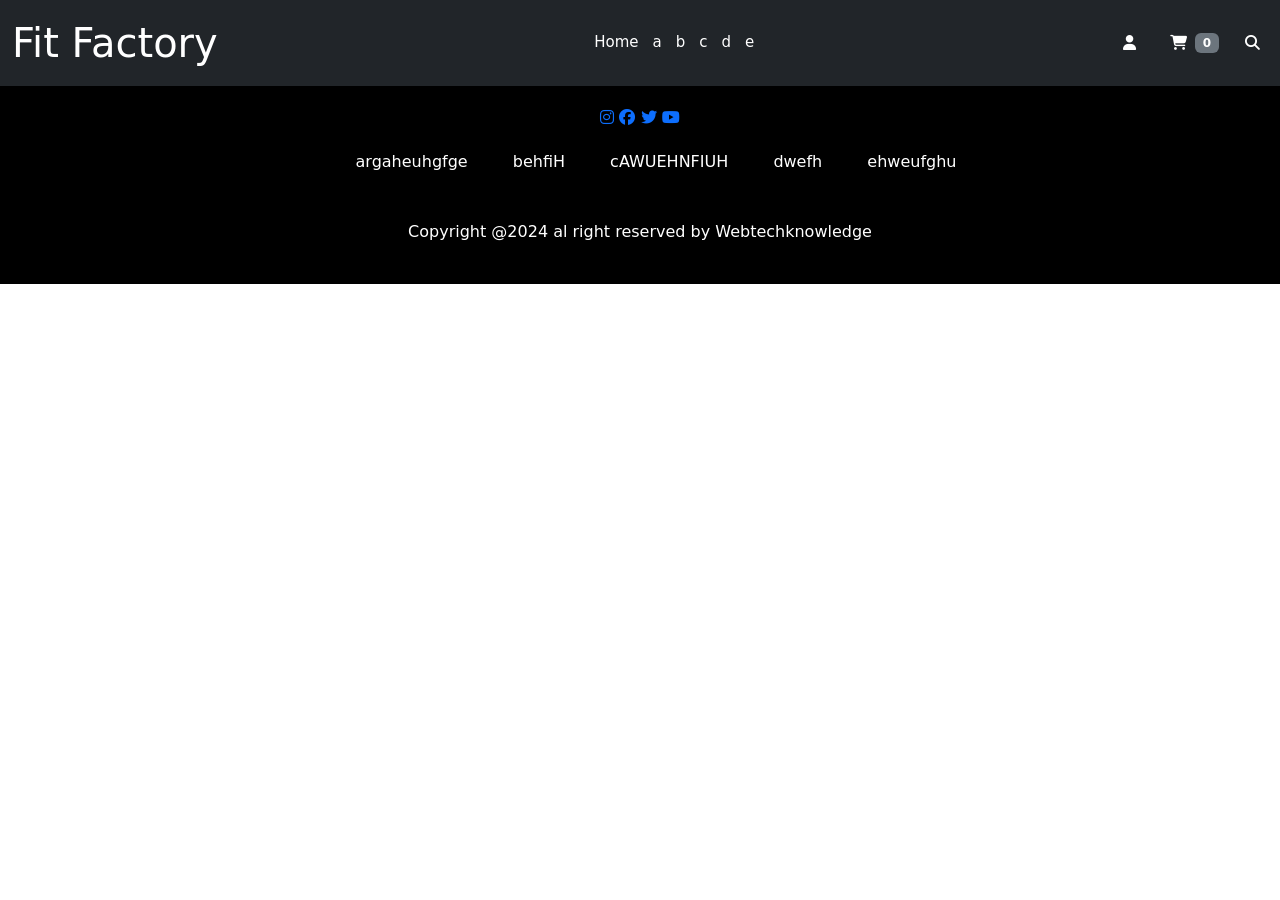
<file: Fit_Factory_mini/addtocart.html>
<!DOCTYPE html>
<html lang="en">
<head>
    <meta charset="UTF-8">
    <meta http-equiv="X-UA-Compatible" content="IE=edge">
    <meta name="viewport" content="width=device-width, initial-scale=1.0">
    <link href="https://cdn.jsdelivr.net/npm/bootstrap@5.0.2/dist/css/bootstrap.min.css" rel="stylesheet" integrity="sha384-EVSTQN3/azprG1Anm3QDgpJLIm9Nao0Yz1ztcQTwFspd3yD65VohhpuuCOmLASjC" crossorigin="anonymous">
    <link rel="stylesheet" href="https://cdnjs.cloudflare.com/ajax/libs/font-awesome/6.5.1/css/all.min.css" integrity="sha512-DTOQO9RWCH3ppGqcWaEA1BIZOC6xxalwEsw9c2QQeAIftl+Vegovlnee1c9QX4TctnWMn13TZye+giMm8e2LwA==" crossorigin="anonymous" referrerpolicy="no-referrer" />
    <link href="https://unpkg.com/aos@2.3.1/dist/aos.css" rel="stylesheet">
    <link rel="stylesheet" href="front-page.css">
    <title>Fit Factory</title>
</head>
<body>
    <nav class="navbar navbar-expand-lg bg-dark">
        <div class="container-fluid dark" >
          <a class="navbar-brand text-white fs-1" href="#">Fit Factory</a>
          <button class="navbar-toggler" type="button" data-bs-toggle="collapse" data-bs-target="#navbarSupportedContent" aria-controls="navbarSupportedContent" aria-expanded="false" aria-label="Toggle navigation">
            <span class="navbar-toggler-icon my-toggler"></span>
          </button>
          <div class="collapse navbar-collapse" id="navbarSupportedContent">
            <ul class="navbar-nav mx-auto">
              <li class="nav-item">
                <a class="nav-link text-white"  href="#">Home</a>
              </li>
              <li class="nav-item">
                <a class="nav-link text-white" href="#">a</a>
              </li>
              <li class="nav-item">
                <a class="nav-link text-white" href="#">b</a>
              </li>
              <li class="nav-item">
                <a class="nav-link text-white" href="#">c</a>
              </li>
              <li class="nav-item">
                <a class="nav-link text-white" href="#">d</a>
              </li>
              <li class="nav-item">
                <a class="nav-link text-white" href="#">e</a>
              </li>
            </ul>
            <!-- <form class="d-flex">
              <input class="form-control me-2 border border-dark p-2 my-lg-0 my-2" type="search" placeholder="Search..." aria-label="Search">
              <button class="btn btn-outline-light p-2 my-lg-0 my-2" type="submit">Search</button>
            </form> -->
            <div class="header-icons">
              <a class="login text-white p-2" href="#"><i class="fa-solid fa-user"></i></a>
              <button type="button" class="btn">
                <a class="shopping-cart text-white p-2" href="#"><i class="fas fa-shopping-cart"></i></a><span class="badge bg-secondary">0</span>
              </button>
              <a class="mobile-hide search-bar-icon text-white p-2" href="#"><i class="fas fa-search"></i></a>
            </div>
          </div>
        </div>
      </nav>
    <div class="container-fluid">
        
      </div>
      <section class="footer">
        <div class="social">
          <a href=""><i class="fa-brands fa-instagram"></i></a>
          <a href=""><i class="fa-brands fa-facebook"></i></a>
          <a href=""><i class="fa-brands fa-twitter"></i></a>
          <a href=""><i class="fa-brands fa-youtube"></i></a>
        </div>
        <ul>
          <li><a href="">argaheuhgfge</a></li>
          <li><a href="">behfiH</a></li>
          <li><a href="">cAWUEHNFIUH</a></li>
          <li><a href="">dwefh</a></li>
          <li><a href="">ehweufghu</a></li>
        </ul>
        <p class="copy-right">Copyright @2024 al right reserved by Webtechknowledge</p>
      </section>
      <script src="https://unpkg.com/aos@2.3.1/dist/aos.js"></script>
        <script>
          AOS.init();
        </script>
    <script src="https://cdn.jsdelivr.net/npm/bootstrap@5.0.2/dist/js/bootstrap.bundle.min.js" integrity="sha384-MrcW6ZMFYlzcLA8Nl+NtUVF0sA7MsXsP1UyJoMp4YLEuNSfAP+JcXn/tWtIaxVXM" crossorigin="anonymous"></script>
</body>
</html>
</file>
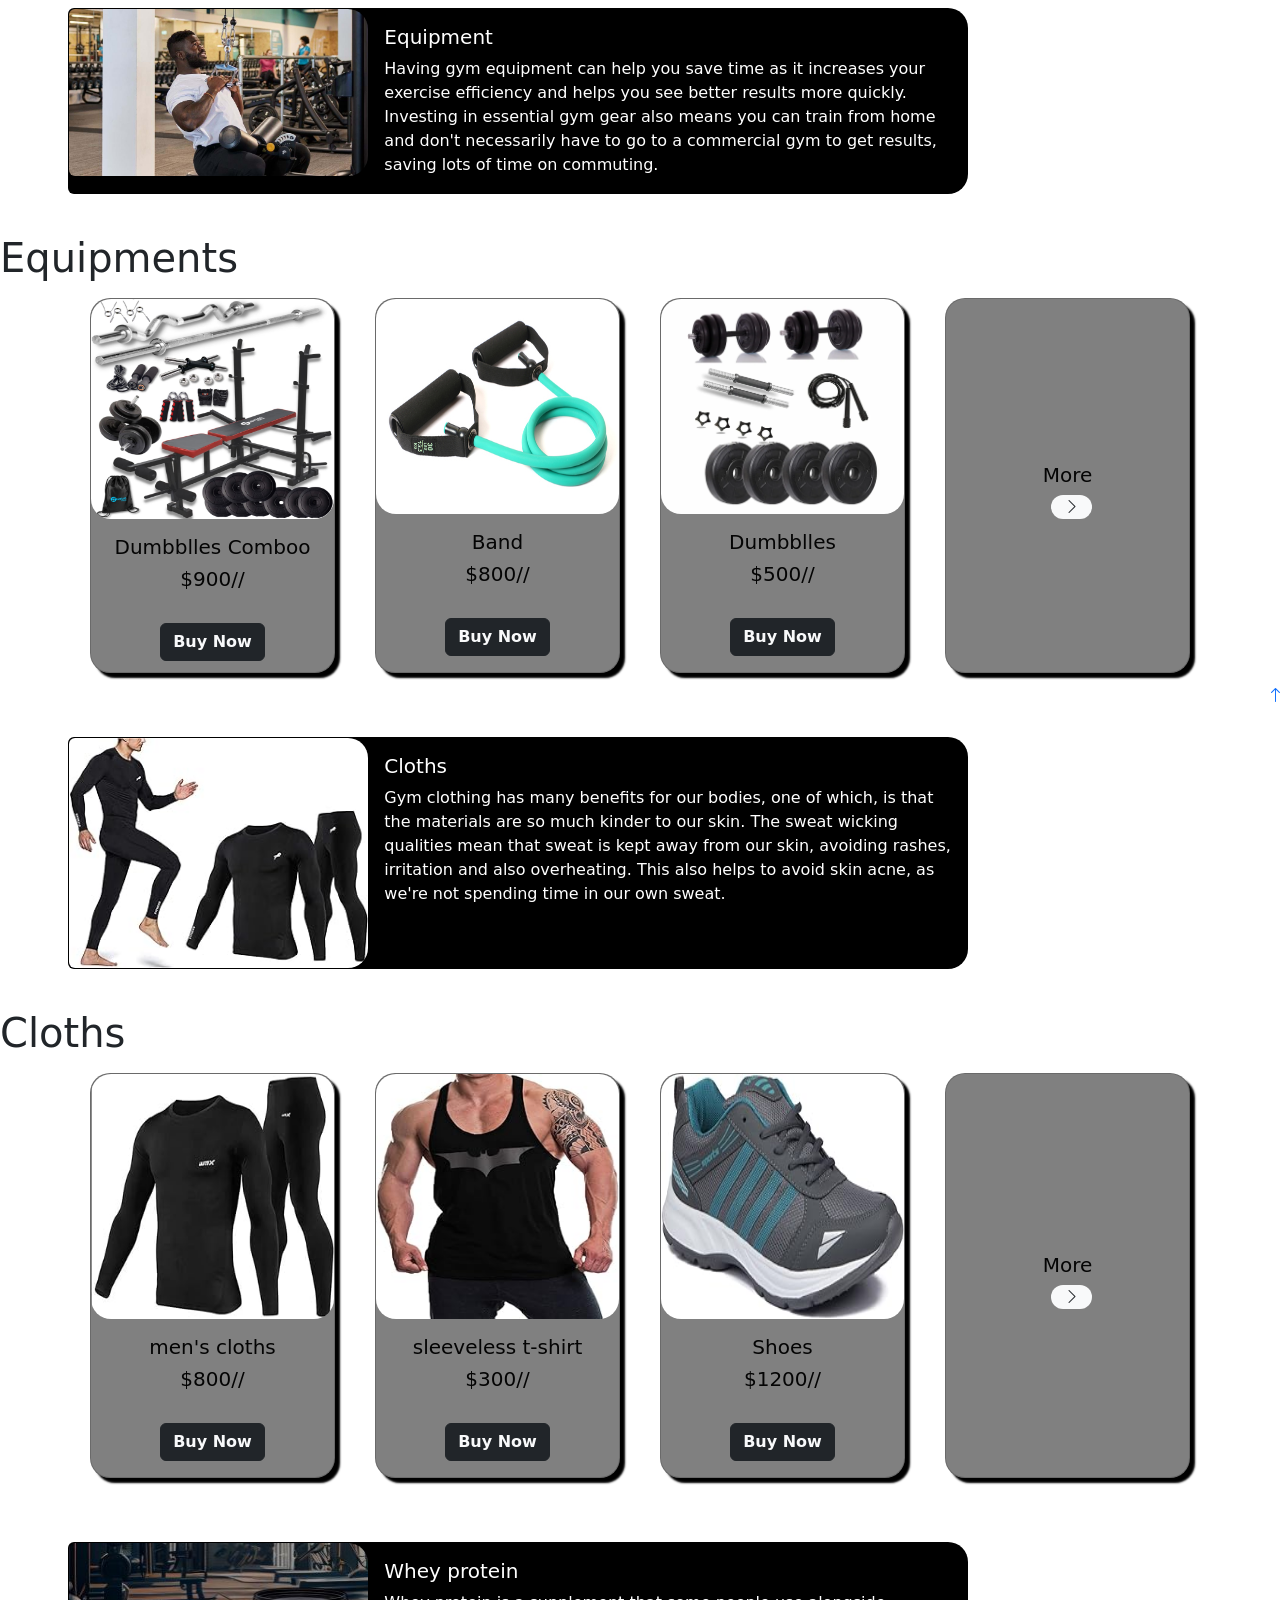
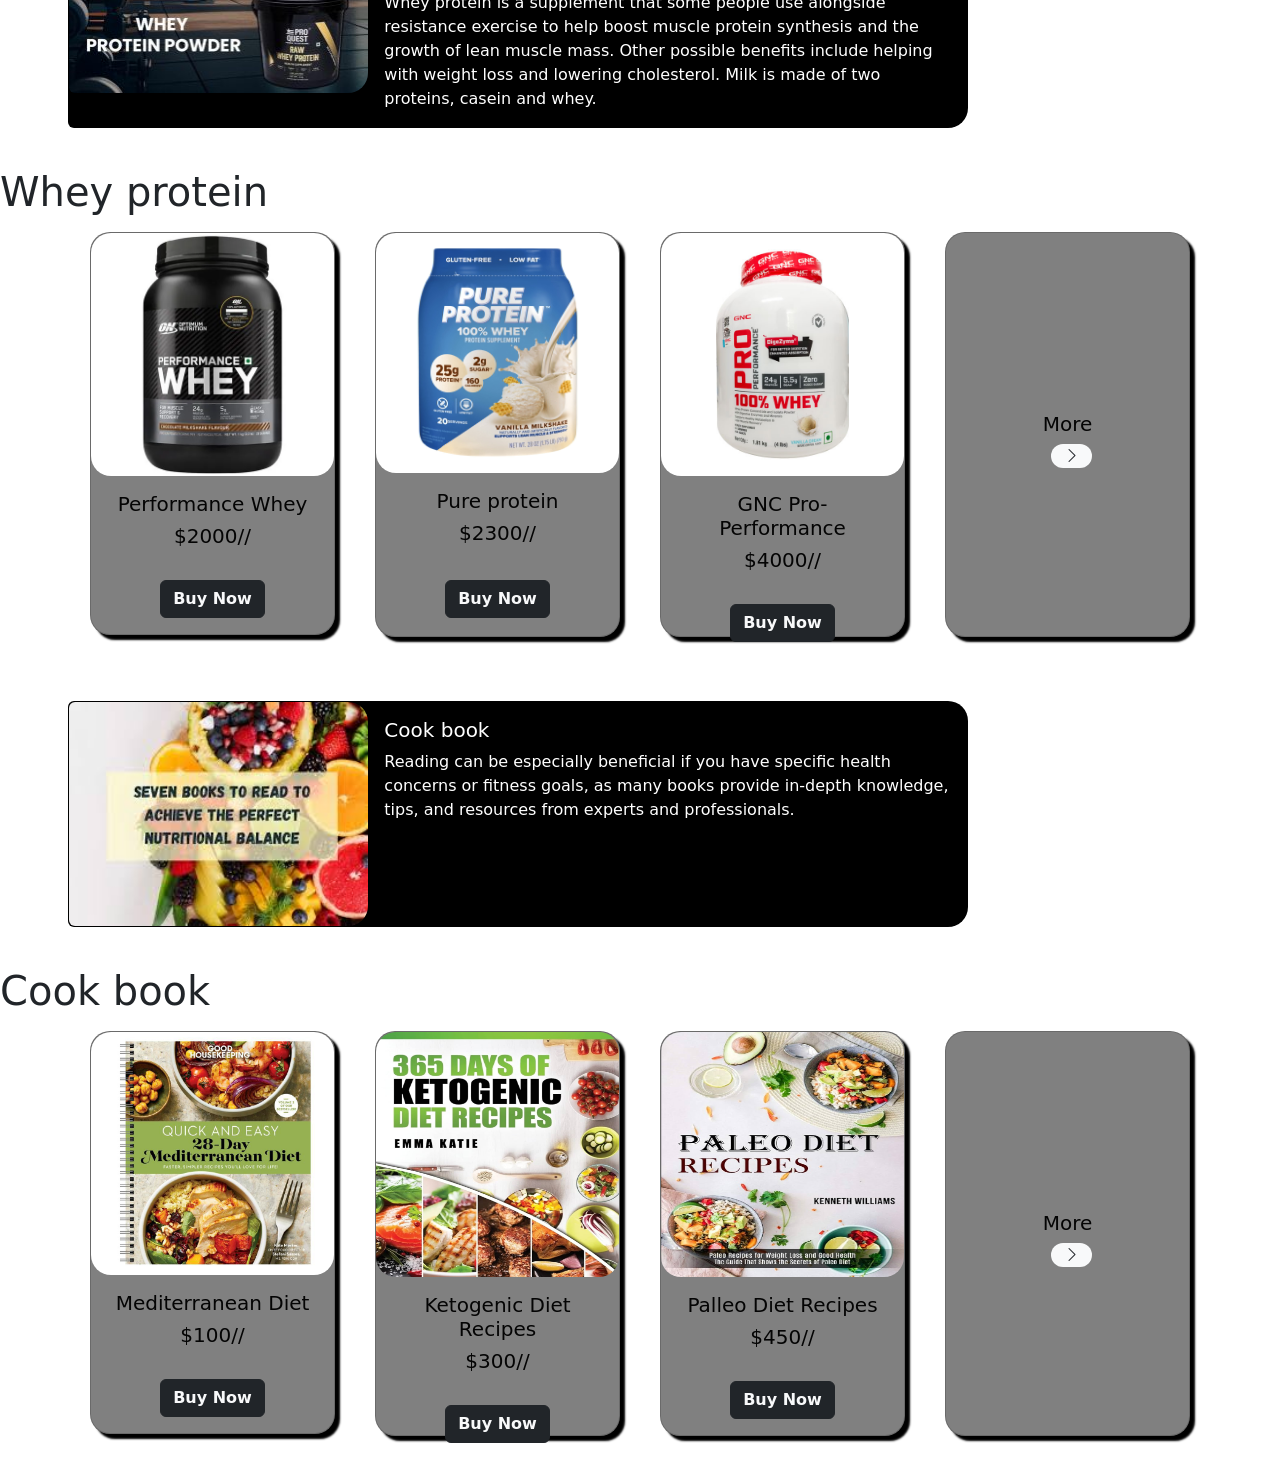
<file: Fit_Factory_mini/demo.html>
<!DOCTYPE html>
<html lang="en">
<head>
    <meta charset="UTF-8">
    <meta http-equiv="X-UA-Compatible" content="IE=edge">
    <meta name="viewport" content="width=device-width, initial-scale=1.0">
    <link href="https://cdn.jsdelivr.net/npm/bootstrap@5.0.2/dist/css/bootstrap.min.css" rel="stylesheet" integrity="sha384-EVSTQN3/azprG1Anm3QDgpJLIm9Nao0Yz1ztcQTwFspd3yD65VohhpuuCOmLASjC" crossorigin="anonymous">
    <link rel="stylesheet" href="https://cdnjs.cloudflare.com/ajax/libs/font-awesome/6.5.1/css/all.min.css" integrity="sha512-DTOQO9RWCH3ppGqcWaEA1BIZOC6xxalwEsw9c2QQeAIftl+Vegovlnee1c9QX4TctnWMn13TZye+giMm8e2LwA==" crossorigin="anonymous" referrerpolicy="no-referrer" />
    <link href="https://unpkg.com/aos@2.3.1/dist/aos.css" rel="stylesheet">
    <link rel="stylesheet" href="https://cdn.jsdelivr.net/npm/bootstrap-icons@1.11.3/font/bootstrap-icons.min.css">
    <title>Document</title>
    <link rel="stylesheet" href="front-page.css">
</head>
<style>
    html{
      scroll-behavior: smooth;
    }
    #manibar
    {
      position: absolute;
      top: 76%;
      left: 99%;
      position: fixed;
    }
    .container .col .card
    {
      background-color: gray;
      color: white;
    }
    .container .col .card:hover
    {
      transform: scale(1.1);
    }
</style>
<body>
  <a href="#" id="manibar"><span id="bar"><i class="bi bi-arrow-up"></i></span></a>
    <!-- <div id="scrollbar">
      <span id="scrollbar-1"><i class="bi bi-arrow-up"></i></span>
    </div> -->
    <div class="container-fluid">
  <div class="d-flex flex-row bd-highlight mb-3 row-cols-1">
    <div class="p-2 bd-highlight">
      <div class="card mb-3  ms-5" style="max-width: 900px; background-color: black; border-top-right-radius: 20px; border-bottom-right-radius: 20px;">
      <div class="row g-0">
        <div class="col-md-4">
          <img src="./gym-workout-plans-for-cutting.jpg" style="border-radius: 20px;"  class="img-fluid rounded-start" alt="...">
        </div>
        <div class="col-md-8">
          <div class="card-body text-white">
            <h5 class="card-title">Equipment</h5>
            <p class="card-text">Having gym equipment can help you save time as it increases your exercise efficiency and helps you see better results more quickly. Investing in essential gym gear also means you can train from home and don't necessarily have to go to a commercial gym to get results, saving lots of time on commuting.</p>
            <!-- <p class="card-text"><small class="text-muted">Last updated 3 mins ago</small></p> -->
          </div>
        </div>
      </div>
    </div>
  </div>
    <!-- <div class="p-2 bd-highlight">Flex item 2</div> -->
    <!-- <div class="p-2 bd-highlight">Flex item 3</div> -->
  </div>
</div>
<h1>Equipments</h1>
  <div class="container">
    <div class="row row-cols-2 row-cols-sm-3 row-cols-md-4">
      <div class="col">
        <div class="p-2 bd-highlight">
        <div class="card" style="height: 375px;">
          <img src="./workout-img/8IN1-COMBOO-1.jpg" style="height: 220px;" class="card-img-top" alt="...">
          <div class="card-body text-center">
            <h5 class="card-title">Dumbblles Comboo</h5>
            <h5 class="card-text">$900//</h5>
          </div>
          <div class="card-body text-center">
            <button type="button" class="btn btn-dark"><a href="#" class="card-link text-decoration-none text-light"><b>Buy Now</b></a></button>
          </div>
        </div>
      </div>
    </div>
      <div class="col">
        <div class="p-2 bd-highlight">
          <div class="card" style="height: 375px;">
            <img src="./workout-img/band.jpg" style="height: 375px;" class="card-img-top" alt="...">
            <div class="card-body text-center">
              <h5 class="card-title">Band</h5>
              <h5 class="card-text">$800//</h5>
            </div>
            <div class="card-body text-center">
              <button type="button" class="btn btn-dark"><a href="#" class="card-link text-decoration-none text-light"><b>Buy Now</b></a></button>
            </div>
          </div>
      </div></div>
      <div class="col"><div class="p-2 bd-highlight">
        <div class="card" style="height: 375px;">
          <img src="./workout-img/dumbbelles.webp" style="height: 375px;" class="card-img-top" alt="...">
          <div class="card-body text-center">
            <h5 class="card-title">Dumbblles</h5>
            <h5 class="card-text">$500//</h5>
          </div>
          <div class="card-body text-center">
            <button type="button" class="btn btn-dark"><a href="#" class="card-link text-decoration-none text-light"><b>Buy Now</b></a></button>
          </div>
        </div>
      </div></div>
      <div class="col"><div class="p-2 bd-highlight">
        <div class="card" style="height: 375px;">
          <!-- <img src="" class="card-img-top" alt="..."> -->
          <div class="card-body d-grid justify-content-center align-content-center" style="margin-top: 10px;">
            <h5 class="card-title">More</h5>
            <a href="#" class="ms-2 bg-light text-dark text-center rounded-pill"><i class="bi bi-chevron-right"></i></a>
            <!-- <p class="card-text">Some quick example text to build on the card title and make up the bulk of the card's content.</p> -->
          </div>
          <!-- <div class="card-body">
            <a href="#" class="card-link text-decoration-none text-dark">Card link</a>
            <a href="#" class="card-link text-decoration-none text-dark">Another link</a>
          </div> -->
        </div>
      </div>
    </div>
    </div>
  </div>
  <div class="container-fluid">
    <div class="d-flex flex-row bd-highlight mb-3 row-cols-1">
      <div class="p-2 bd-highlight">
        <div class="card mb-3 mt-5 ms-5" style="max-width: 900px; background-color: black; border-top-right-radius: 20px; border-bottom-right-radius: 20px;">
        <div class="row g-0">
          <div class="col-md-4">
            <img src="./cloths/back-img.jpg" style="border-radius: 20px; width: 400px;"  class="img-fluid rounded-start" alt="...">
          </div>
          <div class="col-md-8">
            <div class="card-body text-white">
              <h5 class="card-title">Cloths</h5>
              <p class="card-text">Gym clothing has many benefits for our bodies, one of which, is that the materials are so much kinder to our skin. The sweat wicking qualities mean that sweat is kept away from our skin, avoiding rashes, irritation and also overheating. This also helps to avoid skin acne, as we're not spending time in our own sweat.</p>
            </div>
          </div>
        </div>
      </div>
    </div>
      <!-- <div class="p-2 bd-highlight">Flex item 2</div> -->
      <!-- <div class="p-2 bd-highlight">Flex item 3</div> -->
    </div>
  </div>
  <h1>Cloths</h1>
  <div class="container">
    <div class="row row-cols-2 row-cols-sm-3 row-cols-md-4">
      <div class="col">
        <div class="p-2 bd-highlight">
        <div class="card">
          <img src="./cloths/2.jpg" style="height: 245px;" class="card-img-top" alt="...">
          <div class="card-body text-center">
            <h5 class="card-title">men's cloths</h5>
            <h5 class="card-text">$800//</h5>
                    </div>
          <div class="card-body text-center">
            <button type="button" class="btn btn-dark"><a href="#" class="card-link text-decoration-none text-light"><b>Buy Now</b></a></button>
          </div>
        </div>
      </div>
    </div>
      <div class="col">
        <div class="p-2 bd-highlight">
          <div class="card" style="height: 405px;">
            <img src="./cloths/5.jpg" style="height:245px;" class="card-img-top" alt="...">
            <div class="card-body text-center">
              <h5 class="card-title">sleeveless t-shirt</h5>
              <h5 class="card-text">$300//</h5>
            </div>
            <div class="card-body text-center">
              <button type="button" class="btn btn-dark"><a href="#" class="card-link text-decoration-none text-light"><b>Buy Now</b></a></button>
            </div>
          </div>
      </div></div>
      <div class="col"><div class="p-2 bd-highlight">
        <div class="card" style="height: 405px;">
          <img src="./cloths/6.jpg" style="height:245px;" class="card-img-top" alt="...">
          <div class="card-body text-center">
            <h5 class="card-title">Shoes</h5>
            <h5 class="card-text">$1200//</h5>
          </div>
          <div class="card-body text-center">
            <button type="button" class="btn btn-dark"><a href="#" class="card-link text-decoration-none text-light"><b>Buy Now</b></a></button>
          </div>
        </div>
      </div></div>
      <div class="col"><div class="p-2 bd-highlight">
        <div class="card" style="height: 405px;">
          <!-- <img src="" class="card-img-top" alt="..."> -->
          <div class="card-body d-grid justify-content-center align-content-center" style="margin-top: 10px;">
            <h5 class="card-title">More</h5>
            <a href="#" class="ms-2 bg-light text-dark text-center rounded-pill"><i class="bi bi-chevron-right"></i></a>
            <!-- <p class="card-text">Some quick example text to build on the card title and make up the bulk of the card's content.</p> -->
          </div>
          <!-- <div class="card-body">
            <a href="#" class="card-link text-decoration-none text-dark">Card link</a>
            <a href="#" class="card-link text-decoration-none text-dark">Another link</a>
          </div> -->
        </div>
      </div>
    </div>
    </div>
  </div>
  <div class="container-fluid">
  <div class="d-flex flex-row bd-highlight mb-3 row-cols-1">
    <div class="p-2 bd-highlight">
      <div class="card mb-3 mt-5 ms-5" style="max-width: 900px; background-color: black; border-top-right-radius: 20px; border-bottom-right-radius: 20px;">
      <div class="row g-0">
        <div class="col-md-4">
          <img src="./whey protein/whey-protein-img/back-img.jpg" style="border-radius: 20px;width: 400px;"  class="img-fluid rounded-start" alt="...">
        </div>
        <div class="col-md-8">
          <div class="card-body text-white">
            <h5 class="card-title">Whey protein</h5>
            <p class="card-text">Whey protein is a supplement that some people use alongside resistance exercise to help boost muscle protein synthesis and the growth of lean muscle mass. Other possible benefits include helping with weight loss and lowering cholesterol. Milk is made of two proteins, casein and whey.</p>
            <!-- <p class="card-text"><small class="text-muted">Last updated 3 mins ago</small></p> -->
          </div>
        </div>
      </div>
    </div>
  </div>
    <!-- <div class="p-2 bd-highlight">Flex item 2</div> -->
    <!-- <div class="p-2 bd-highlight">Flex item 3</div> -->
  </div>
</div>
<h1>Whey protein</h1>
<div class="container">
  <div class="row row-cols-2 row-cols-sm-3 row-cols-md-4">
    <div class="col">
      <div class="p-2 bd-highlight">
      <div class="card">
        <img src="./whey protein/whey-protein-img/1.webp" class="card-img-top" alt="...">
        <div class="card-body text-center">
          <h5 class="card-title">Performance Whey</h5>
          <h5 class="card-text">$2000//</h5>
        </div>
        <div class="card-body text-center">
          <button type="button" class="btn btn-dark"><a href="#" class="card-link text-decoration-none text-light"><b>Buy Now</b></a></button>
        </div>
      </div>
    </div>
  </div>
    <div class="col">
      <div class="p-2 bd-highlight">
        <div class="card" style="height: 405px;">
          <img src="./whey protein/whey-protein-img/3.jpg" style="height: 240px;" class="card-img-top" alt="...">
          <div class="card-body text-center">
            <h5 class="card-title">Pure protein</h5>
            <h5 class="card-text">$2300//</h5>
          </div>
          <div class="card-body text-center">
            <button type="button" class="btn btn-dark"><a href="#" class="card-link text-decoration-none text-light"><b>Buy Now</b></a></button>
          </div>
        </div>
    </div></div>
    <div class="col"><div class="p-2 bd-highlight">
      <div class="card" style="height: 405px;">
        <img src="./whey protein/whey-protein-img/4.jpg" class="card-img-top" alt="...">
        <div class="card-body text-center">
          <h5 class="card-title">GNC Pro-Performance</h5>
          <h5 class="card-text">$4000//</h5>
        </div>
        <div class="card-body text-center">
          <button type="button" class="btn btn-dark"><a href="#" class="card-link text-decoration-none text-light"><b>Buy Now</b></a></button>
        </div>
      </div>
    </div></div>
    <div class="col"><div class="p-2 bd-highlight">
      <div class="card" style="height: 405px;">
        <!-- <img src="" class="card-img-top" alt="..."> -->
        <div class="card-body d-grid justify-content-center align-content-center" style="margin-top: 10px;">
          <h5 class="card-title">More</h5>
          <a href="#" class="ms-2 bg-light text-dark text-center rounded-pill"><i class="bi bi-chevron-right"></i></a>
          <!-- <p class="card-text">Some quick example text to build on the card title and make up the bulk of the card's content.</p> -->
        </div>
        <!-- <div class="card-body">
          <a href="#" class="card-link text-decoration-none text-dark">Card link</a>
          <a href="#" class="card-link text-decoration-none text-dark">Another link</a>
        </div> -->
      </div>
    </div>
  </div>
  </div>
</div>
  <div class="container-fluid">
    <div class="d-flex flex-row bd-highlight mb-3 row-cols-1">
      <div class="p-2 bd-highlight">
        <div class="card mb-3 mt-5 ms-5" style="max-width: 900px; background-color: black; border-top-right-radius: 20px; border-bottom-right-radius: 20px;">
        <div class="row g-0">
          <div class="col-md-4">
            <img src="./cookbook/back-img.jpg" style="border-radius: 20px;width: 400px;"  class="img-fluid rounded-start" alt="...">
          </div>
          <div class="col-md-8">
            <div class="card-body text-white">
              <h5 class="card-title">Cook book</h5>
              <p class="card-text">Reading can be especially beneficial if you have specific health concerns or fitness goals, as many books provide in-depth knowledge, tips, and resources from experts and professionals.</p>
              <!-- <p class="card-text"><small class="text-muted">Last updated 3 mins ago</small></p> -->
            </div>
          </div>
        </div>
      </div>
    </div>
      <!-- <div class="p-2 bd-highlight">Flex item 2</div> -->
      <!-- <div class="p-2 bd-highlight">Flex item 3</div> -->
    </div>
  </div>
  <h1>Cook book</h1>
  <div class="container">
    <div class="row row-cols-2 row-cols-sm-3 row-cols-md-4">
      <div class="col">
        <div class="p-2 bd-highlight">
        <div class="card">
          <img src="./cookbook/1.jpg" class="card-img-top" alt="...">
          <div class="card-body text-center">
            <h5 class="card-title">Mediterranean Diet</h5>
            <h5 class="card-text">$100//</h5>
          </div>
          <div class="card-body text-center">
            <button type="button" class="btn btn-dark"><a href="#" class="card-link text-decoration-none text-light"><b>Buy Now</b></a></button>
          </div>
        </div>
      </div>
    </div>
      <div class="col">
        <div class="p-2 bd-highlight">
          <div class="card" style="height: 405px;">
            <img src="./cookbook/2.jpg" style="height: 245px;" class="card-img-top" alt="...">
            <div class="card-body text-center">
              <h5 class="card-title">Ketogenic Diet Recipes</h5>
              <h5 class="card-text">$300//</h5>
            </div>
            <div class="card-body text-center">
              <button type="button" class="btn btn-dark"><a href="#" class="card-link text-decoration-none text-light"><b>Buy Now</b></a></button>
            </div>
          </div>
      </div>
    </div>
      <div class="col"><div class="p-2 bd-highlight">
        <div class="card" style="height: 405px;">
          <img src="./cookbook/3.jpg" style="height: 245px;" class="card-img-top" alt="...">
          <div class="card-body text-center">
            <h5 class="card-title">Palleo Diet Recipes</h5>
            <h5 class="card-text">$450//</h5>
          </div>
          <div class="card-body text-center">
            <button type="button" class="btn btn-dark"><a href="#" class="card-link text-decoration-none text-light"><b>Buy Now</b></a></button>
          </div>
        </div>
      </div></div>
      <div class="col"><div class="p-2 bd-highlight">
        <div class="card" style="height: 405px;">
          <!-- <img src="" class="card-img-top" alt="..."> -->
          <div class="card-body d-grid justify-content-center align-content-center" style="margin-top: 10px;">
            <h5 class="card-title">More</h5>
            <a href="#" class="ms-2 bg-light text-dark text-center rounded-pill"><i class="bi bi-chevron-right"></i></a>
            <!-- <p class="card-text">Some quick example text to build on the card title and make up the bulk of the card's content.</p> -->
          </div>
          <!-- <div class="card-body">
            <a href="#" class="card-link text-decoration-none text-dark">Card link</a>
            <a href="#" class="card-link text-decoration-none text-dark">Another link</a>
          </div> -->
        </div>
      </div>
    </div>
    </div>
  </div>

  <!-- <script>
    var mybutton=document.getElementById("manibar");
    window.onscroll=function()
    {
      scrollFunction()
    };
    function scrollFunction() {
      if (document.body.scroll > 100 || document.documentElement.scrollTop > 100) {
        mybutton.style.display= "block";
      }
      else
      {
        mybutton.style.display= "none";
      }
    }
  </script> -->
      <!-- <script src="arrowbutton.js"></script> -->
      <script src="https://unpkg.com/aos@2.3.1/dist/aos.js"></script>
      <script>
        AOS.init();
      </script>
  <script src="https://cdn.jsdelivr.net/npm/bootstrap@5.0.2/dist/js/bootstrap.bundle.min.js" integrity="sha384-MrcW6ZMFYlzcLA8Nl+NtUVF0sA7MsXsP1UyJoMp4YLEuNSfAP+JcXn/tWtIaxVXM" crossorigin="anonymous"></script>
</body>
</html>
</file>
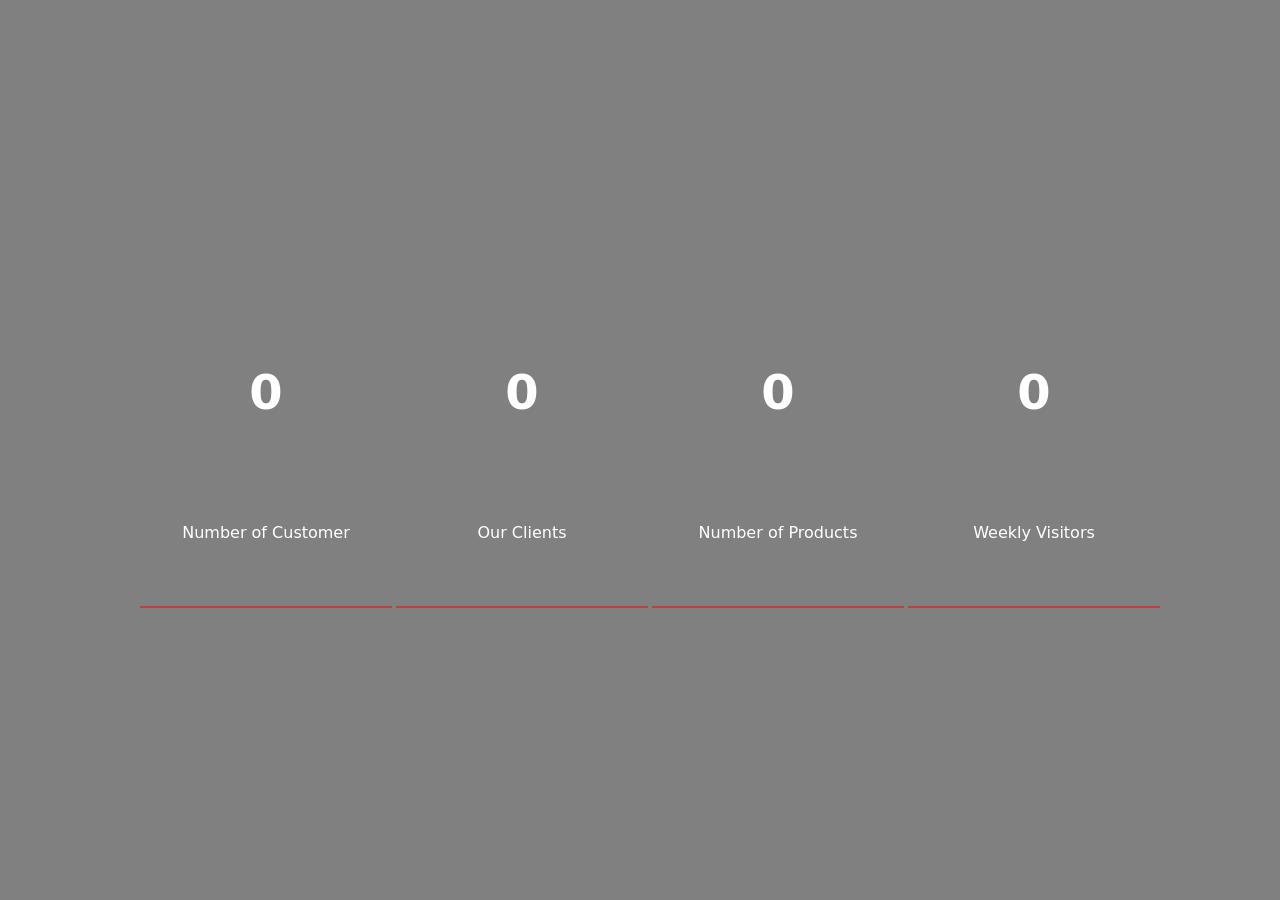
<file: Fit_Factory_mini/demo3.html>
<!DOCTYPE html>
<html lang="en">
<head>
    <meta charset="UTF-8">
    <meta http-equiv="X-UA-Compatible" content="IE=edge">
    <meta name="viewport" content="width=device-width, initial-scale=1.0">
    <link href="https://cdn.jsdelivr.net/npm/bootstrap@5.0.2/dist/css/bootstrap.min.css" rel="stylesheet" integrity="sha384-EVSTQN3/azprG1Anm3QDgpJLIm9Nao0Yz1ztcQTwFspd3yD65VohhpuuCOmLASjC" crossorigin="anonymous">
    <link rel="stylesheet" href="https://cdnjs.cloudflare.com/ajax/libs/font-awesome/6.5.1/css/all.min.css" integrity="sha512-DTOQO9RWCH3ppGqcWaEA1BIZOC6xxalwEsw9c2QQeAIftl+Vegovlnee1c9QX4TctnWMn13TZye+giMm8e2LwA==" crossorigin="anonymous" referrerpolicy="no-referrer" />
    <link href="https://unpkg.com/aos@2.3.1/dist/aos.css" rel="stylesheet">
    <link rel="stylesheet" href="https://cdn.jsdelivr.net/npm/bootstrap-icons@1.11.3/font/bootstrap-icons.min.css">
    <title>Document</title>
</head>
<style>
    .container .col .card
    {
      background-color: gray;
      color: white;
    }
    .container .col .card:hover
    {
      transform: scale(1.1);
    }
  .wrapper
  {
    border: 1x soli white;
    border: none;
    position: absolute;
    width: 80vw;
    transform: translate(-50%, -50%);
    top: 50%;
    left: 50%;
    display: flex;
    
  }
  .container1
  {
    width: 28vmin;
    height: 35vmin;
    border: 1px solid black;
    border: none;
    display: flex;
    flex-direction: column;
    justify-content: space-around;
    padding: 1em 0;
    position: relative;
    font-size:16px;
    /* border-radius: 0.5em; */
    border-bottom: 0px;
    border-bottom: 1px solid red; 
   }
  span.num
  {
    color: white;
    display: grid;
    place-items: center;
    font-weight: 600;
    font-size: 3em;
  }
  span.text
  {
    color: white;
    /* font-size: 1em; */
    text-align: center;
    pad: 0.7em 0;
    /* font-weight: 400; */
    /* line-height: 0; */
  }

</style>
<body style="background-color: gray;">
    <div class="container wrapper">
        <div class="row row-cols-2 row-cols-sm-2 row-cols-md-4">
          <div class="col">
            <div class="container1">
              <span class="num" data-val="1m">0</span>
              <span class="text">Number of Customer</span>
            </div>
          </div>
          <div class="col">
            <div class="container1">
              <span class="num" data-val="30">0</span>
              <span class="text">Our Clients</span>
            </div>
          </div>
          <div class="col">
            <div class="container1">
              <span class="num" data-val="8000">0</span>
              <span class="text">Number of Products</span>
            </div>
          </div>
          <div class="col">
            <div class="container1">
              <span class="num" data-val="10,000">0</span>
              <span class="text">Weekly Visitors</span>
            </div>
          </div>
        </div>
      </div>
      
          <script src="js/addtocart.js"></script>
          <!-- <script src="arrowbutton.js"></script> -->
            <script src="https://unpkg.com/aos@2.3.1/dist/aos.js"></script>
            <script>
              AOS.init();
            </script>
        <script src="https://cdn.jsdelivr.net/npm/bootstrap@5.0.2/dist/js/bootstrap.bundle.min.js" integrity="sha384-MrcW6ZMFYlzcLA8Nl+NtUVF0sA7MsXsP1UyJoMp4YLEuNSfAP+JcXn/tWtIaxVXM" crossorigin="anonymous"></script>
    </body>
    </html>
</file>
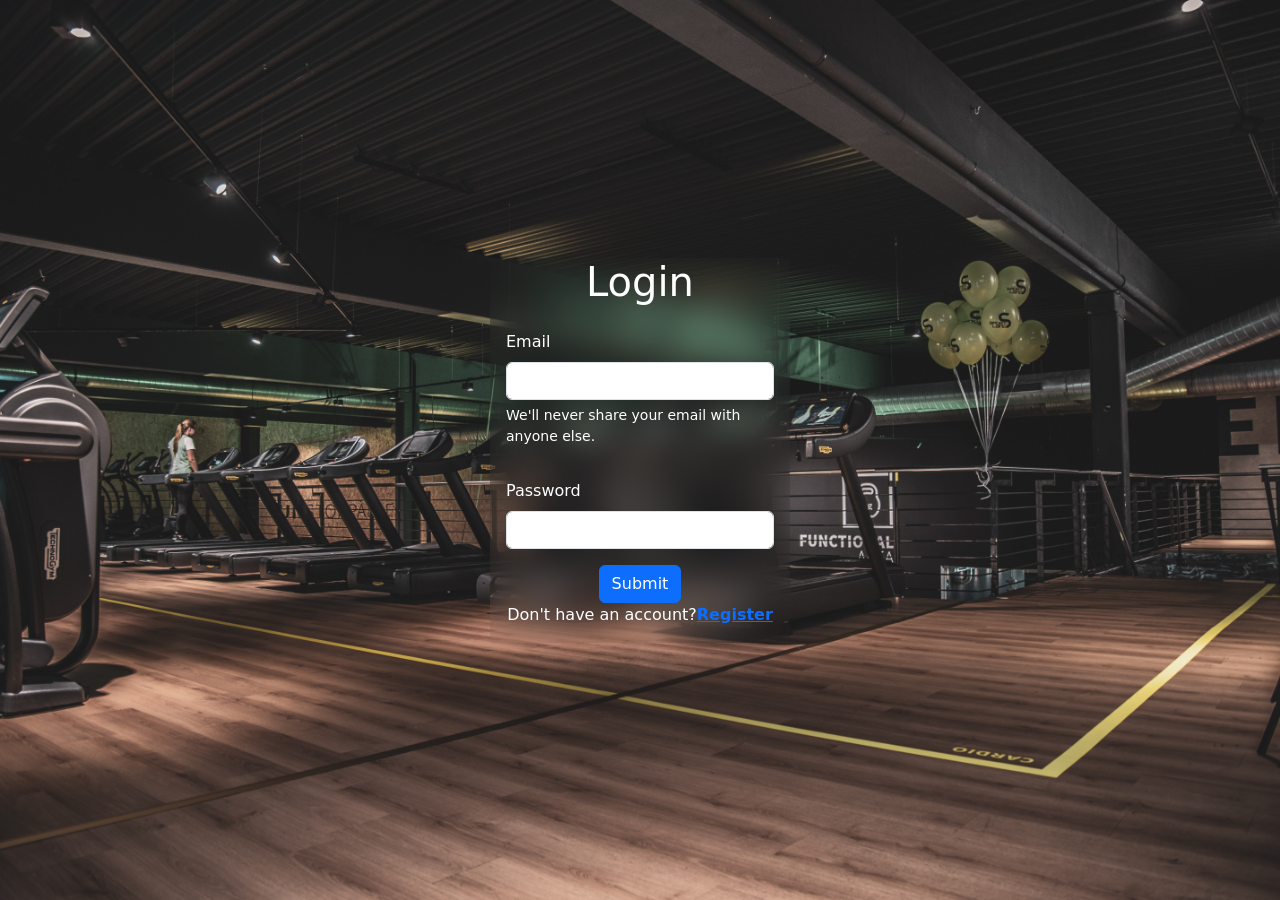
<file: Fit_Factory_mini/login.html>
<!DOCTYPE html>
<html lang="en">
<head>
    <meta charset="UTF-8">
    <meta http-equiv="X-UA-Compatible" content="IE=edge">
    <meta name="viewport" content="width=device-width, initial-scale=1.0">
    <link href="https://cdn.jsdelivr.net/npm/bootstrap@5.0.2/dist/css/bootstrap.min.css" rel="stylesheet" integrity="sha384-EVSTQN3/azprG1Anm3QDgpJLIm9Nao0Yz1ztcQTwFspd3yD65VohhpuuCOmLASjC" crossorigin="anonymous">
    <link rel="stylesheet" href="https://cdnjs.cloudflare.com/ajax/libs/font-awesome/6.5.1/css/all.min.css" integrity="sha512-DTOQO9RWCH3ppGqcWaEA1BIZOC6xxalwEsw9c2QQeAIftl+Vegovlnee1c9QX4TctnWMn13TZye+giMm8e2LwA==" crossorigin="anonymous" referrerpolicy="no-referrer" />
    <link href="https://unpkg.com/aos@2.3.1/dist/aos.css" rel="stylesheet">
    <link rel="icon" type="image/x-icon" href="./icon/ff.webp">
    <title>Fit Factory</title>
    <style>
      .container-fluid
      {
      background-image: url("./gym-backgrund-img/FF-4.jpg");
      background-position: center;
      background-repeat: no-repeat;
      background-size: cover;
      display: grid;
      justify-content: center;
      align-content: center;
      }
        form
        {
         backdrop-filter: blur(1rem);
         border: 1px solid;
         width: 300px;
         border: none;
         height: auto;
        }
        form p
        {
          text-align: center;
        }
        .btn-1
        {
          text-align: center;
        }
        .input_group .error
        {
          color: red;
          font-size: 19px;
          margin-top: 5px;
          text-shadow: 1px 1px 3px red;
          font-weight: 600;
        }
        .input_group .sucess input
        {
          border-color: green !important;
        }
        .input_group .error input
        {
          border-color: red !important;
        }
    </style>
</head>
<body>
  <div class="container-fluid vh-100 vw-100">
    <form id="form">
      <h1 class="text-white text-center">Login</h1>
      <div class=" input_group mb-3 px-3 py-3 text-white ">
        <label for="exampleInputEmail1" class="form-label">Email</label>
        <input type="email" class="form-control" id="exampleInputEmail1" aria-describedby="emailHelp">
        <div class="error"></div>
        <div id="emailHelp" class="form-text text-white">We'll never share your email with anyone else.</div>
      </div>
      <div class="input_group mb-3 px-3 text-white">
        <label for="exampleInputPassword1" class="form-label text-center">Password</label>
        <input type="password" class="form-control" id="exampleInputPassword1">
        <div class="error"></div>
      </div>
      <div class="btn-1"><button type="submit" class="btn btn-primary" onclick="validateInputs" >Submit</button></div>
      <p class="text-white">Don't have an account?<a href="registerpage.html"><b>Register</b></a></p>
    </form>
  </div>
      <script src="js/login.js"></script>
      <!-- <script src="https://unpkg.com/aos@2.3.1/dist/aos.js"></script>
        <script>
          AOS.init();
        </script> -->
    <script src="https://cdn.jsdelivr.net/npm/bootstrap@5.0.2/dist/js/bootstrap.bundle.min.js" integrity="sha384-MrcW6ZMFYlzcLA8Nl+NtUVF0sA7MsXsP1UyJoMp4YLEuNSfAP+JcXn/tWtIaxVXM" crossorigin="anonymous"></script>
</body>
</html>
</file>
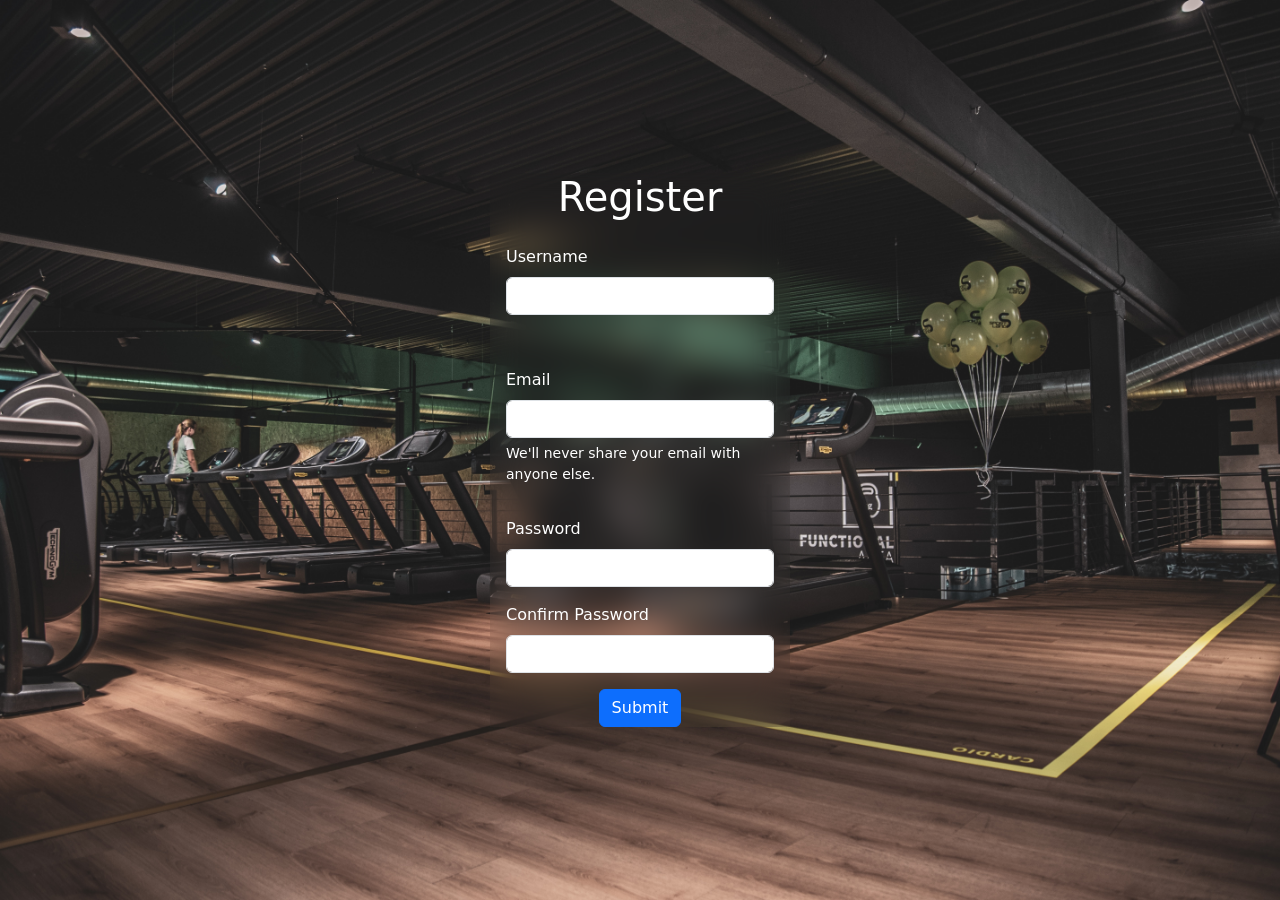
<file: Fit_Factory_mini/registerpage.html>
<!DOCTYPE html>
<html lang="en">
<head>
    <meta charset="UTF-8">
    <meta http-equiv="X-UA-Compatible" content="IE=edge">
    <meta name="viewport" content="width=device-width, initial-scale=1.0">
    <link href="https://cdn.jsdelivr.net/npm/bootstrap@5.0.2/dist/css/bootstrap.min.css" rel="stylesheet" integrity="sha384-EVSTQN3/azprG1Anm3QDgpJLIm9Nao0Yz1ztcQTwFspd3yD65VohhpuuCOmLASjC" crossorigin="anonymous">
    <link rel="stylesheet" href="https://cdnjs.cloudflare.com/ajax/libs/font-awesome/6.5.1/css/all.min.css" integrity="sha512-DTOQO9RWCH3ppGqcWaEA1BIZOC6xxalwEsw9c2QQeAIftl+Vegovlnee1c9QX4TctnWMn13TZye+giMm8e2LwA==" crossorigin="anonymous" referrerpolicy="no-referrer" />
    <link href="https://unpkg.com/aos@2.3.1/dist/aos.css" rel="stylesheet">
    <link rel="icon" type="image/x-icon" href="./icon/ff.webp">
    <title>Fit Factory</title>
    <style>
      .container-fluid
      {
      background-image: url("./gym-backgrund-img/FF-4.jpg");
      background-position: center;
      background-repeat: no-repeat;
      background-size: cover;
      display: grid;
      justify-content: center;
      align-content: center;
      }
        form
        {
         backdrop-filter: blur(1rem);
         border: 1px solid;
         width: 300px;
         border: none;
         
        }
        .btn-1
        {
          text-align: center;
        }
        .input_group .error
        {
          color: red;
          font-size: 19px;
          margin-top: 5px;
          text-shadow: 1px 1px 3px red;
          font-weight: 600;
        }
        .input_group .sucess input
        {
          border-color: green !important;
        }
        .input_group .error input
        {
          border-color: red !important;
        }
    </style>
</head>
<body>
  <div class="container-fluid vh-100 vw-100">
    <form id="form">
      <h1 class="text-white text-center">Register</h1>
      <div class=" input_group mb-3 px-3 py-3 text-white ">
        <label for="exampleInputEmail1" class="form-label">Username</label>
        <input type="text" class="form-control" id="Username" aria-describedby="emailHelp">
        <div class="error"></div>
      </div>
      <div class=" input_group mb-3 px-3 py-3 text-white ">
        <label for="exampleInputEmail1" class="form-label">Email</label>
        <input type="email" class="form-control" id="exampleInputEmail1" aria-describedby="emailHelp">
        <div class="error"></div>
        <div id="emailHelp" class="form-text text-white">We'll never share your email with anyone else.</div>
      </div>
      <div class="input_group mb-3 px-3 text-white">
        <label for="exampleInputPassword1" class="form-label text-center">Password</label>
        <input type="password" class="form-control" id="exampleInputPassword1">
        <div class="error"></div>
      </div>
      <div class="input_group mb-3 px-3 text-white">
        <label for="exampleInputPassword1" class="form-label text-center">Confirm Password</label>
        <input type="password" class="form-control" id="cfpassword">
        <div class="error"></div>
      </div>
      <div class="btn-1"><button type="submit" class="btn btn-primary" onclick="validateInputs" >Submit</button></div>
    </form>
  </div>
      <script src="js/register.js"></script>
      <!-- <script src="https://unpkg.com/aos@2.3.1/dist/aos.js"></script>
        <script>
          AOS.init();
        </script> -->
    <script src="https://cdn.jsdelivr.net/npm/bootstrap@5.0.2/dist/js/bootstrap.bundle.min.js" integrity="sha384-MrcW6ZMFYlzcLA8Nl+NtUVF0sA7MsXsP1UyJoMp4YLEuNSfAP+JcXn/tWtIaxVXM" crossorigin="anonymous"></script>
</body>
</html>
</file>
<file: Fit_Factory_mini/front-page.css>
/* .header-bg-img
{
    background-image: url("./gym-backgrund-img/the-best-weightlifting-accessories-for-beginners-in-2022-362535.webp");
    background-position: center;
    background-repeat: no-repeat;
    background-size: cover;
    height: 700px;
} */
html
{
    scroll-behavior: smooth;
}
.navbar-brand
{
    animation-name: navbar-brand;
            animation-duration: 1s;
   animation-iteration-count: infinite;
}
@keyframes navbar-brand {
    20%,50%,80%,to
    {
        transform: translateY(0);
    }
    40%
    {
        transform: translateY(-10px);
    }
    70%
    {
        transform: translateY(-11px);
    }
    90%
    {
        transform: translateY(-2px);
    }

} 

.navbar-light
{
    background-color: #040404 !important;
}
.navbar-light .navbar-toggler-icon 
    {
        background-image: url("data:image/svg+xml,%3csvg xmlns='http://www.w3.org/2000/svg' viewBox='0 0 30 30'%3e%3cpath stroke='rgba%28255, 255, 255, 0.55%29' stroke-linecap='round' stroke-miterlimit='10' stroke-width='2' d='M4 7h22M4 15h22M4 23h22'/%3e%3c/svg%3e");
    }
    .navbar-light .navbar-toggler
    {
        border: 1px solid white;
    }
#navbarSupportedContent .nav-link
{
    color: white;
    padding: 7px;
    font-size: 15px;
    border-bottom: 2px solid transparent;
}
#navbarSupportedContent .nav-link:hover
{
    color: red !important;
   border-bottom: 2px solid;
  
}
.header-icons a
{
    color: white;
    padding: 7px;
    font-size: 15px;
    border-bottom: 2px solid transparent;
}
.header-icons a:hover
{
    color: red !important;
    border-bottom: 2px solid; 
}
.card-img-overlay 
{
text-shadow: 7px 6px 8px gray;

}
/* .card-img-overlay .card-text
{
text-shadow: 7px 6px 8px gray;
} */
 #scrollbar
{
    background-color: red;
    position: fixed;
    bottom: 20px;
    right: 10px;
    height: 50px;
    width: 50px;
    z-index: 1000;
    display: none;
    place-items: center;
    border-radius: 50px;
    box-shadow: 0 0 10px rgba(0, 0, 0, 0.2);
    cursor: pointer;
    animation-name: bounce;
            animation-duration: 1s;
   animation-iteration-count: infinite;
}
@keyframes bounce {
    20%,50%,80%,to
    {
        transform: translateY(0);
    }
    40%
    {
        transform: translateY(-30px);
    }
    70%
    {
        transform: translateY(-15px);
    }
    90%
    {
        transform: translateY(-4px);
    }

}
#scrollbar-1
{
    display: block;
    height: calc(100% - 10px);
    width: calc(100% - 10px);
    background-color:#040404;
    border-radius: 30px;
    display: grid;
    place-items: center;
    font-size: 25px;
    color: #fff;
}
.container .col .card
{
  background-color: whitesmoke;
  color: white;
  box-shadow: 5px 5px 2px black;
  border-radius: 20px;
}
.container .col .card img
{
    border-radius: 20px;
}
.container .col .card:hover
{
  transform: scale(1.1);
}
.container .col .card .card-body
{
    color: #040404;
}
.counter
  {
    background-image: url(./gym-backgrund-img/12345.jpg);
    background-position: center;
    background-repeat: no-repeat;
    background-size: cover;
  }
  .container1
  {
    width: 28vmin;
    height: 25vmin;
    border: 1px solid black;
    border: none;
    display: flex;
    flex-direction: column;
    justify-content: space-around;
    position: relative;
    font-size:16px;
    /* border-radius: 0.5em; */
    /* border-bottom: -4px; */
    border-bottom: 5px solid red;
    margin-left: 50px; 
   }
  span.purecounter
  {
    color: white;
    display: grid;
    place-items: center;
    /* font-weight: 600; */
    /* font-size: 3em; */
  }
  span.purecounter1
  {
    color: white;
    display: grid;
    place-items: center;
    /* font-weight: 600; */
    /* font-size: 3em; */
  }
  span.purecounter2
  {
    color: white;
    display: grid;
    place-items: center;
    /* font-weight: 600; */
    /* font-size: 3em; */
  }
  span.purecounter3
  {
    color: white;
    display: grid;
    place-items: center;
    /* font-weight: 600; */
    /* font-size: 3em; */
  }
  span.text
  {
    color: white;
    /* font-size: 1em; */
    text-align: center;
    /* pad: 0.7em 0; */
    /* font-weight: 400; */
    /* line-height: 0; */
    /* font-weight: 800; */
  }

.footer
{
    background-color: black;
    /* margin-top: 50%; */
}
.social
{
    text-align: center;
    padding-top: 20px;
    padding-bottom: 20px;
}
.social .fm
{
font-size: 20px;
display: inline-block;
border: 1px solid beige;
/* width: 25px; */
padding: 10px;
border-radius: 8px;
border-style: none;
text-decoration: none;
color: white;
}
.social .fm:hover
{
    color:red;

}
.footer ul
{
list-style: none;
text-align: center;
padding-bottom: 30px;
}
.footer ul li
{
    display: inline-block;
    padding: 0px 20px;
}
.footer ul li a
{
    text-decoration: none;
    color: white;
}
.footer ul li a:hover
{
    color:red;
}
.copy-right
{
    text-align: center;
    padding-bottom: 40px;
    color: white;
}
</file>
